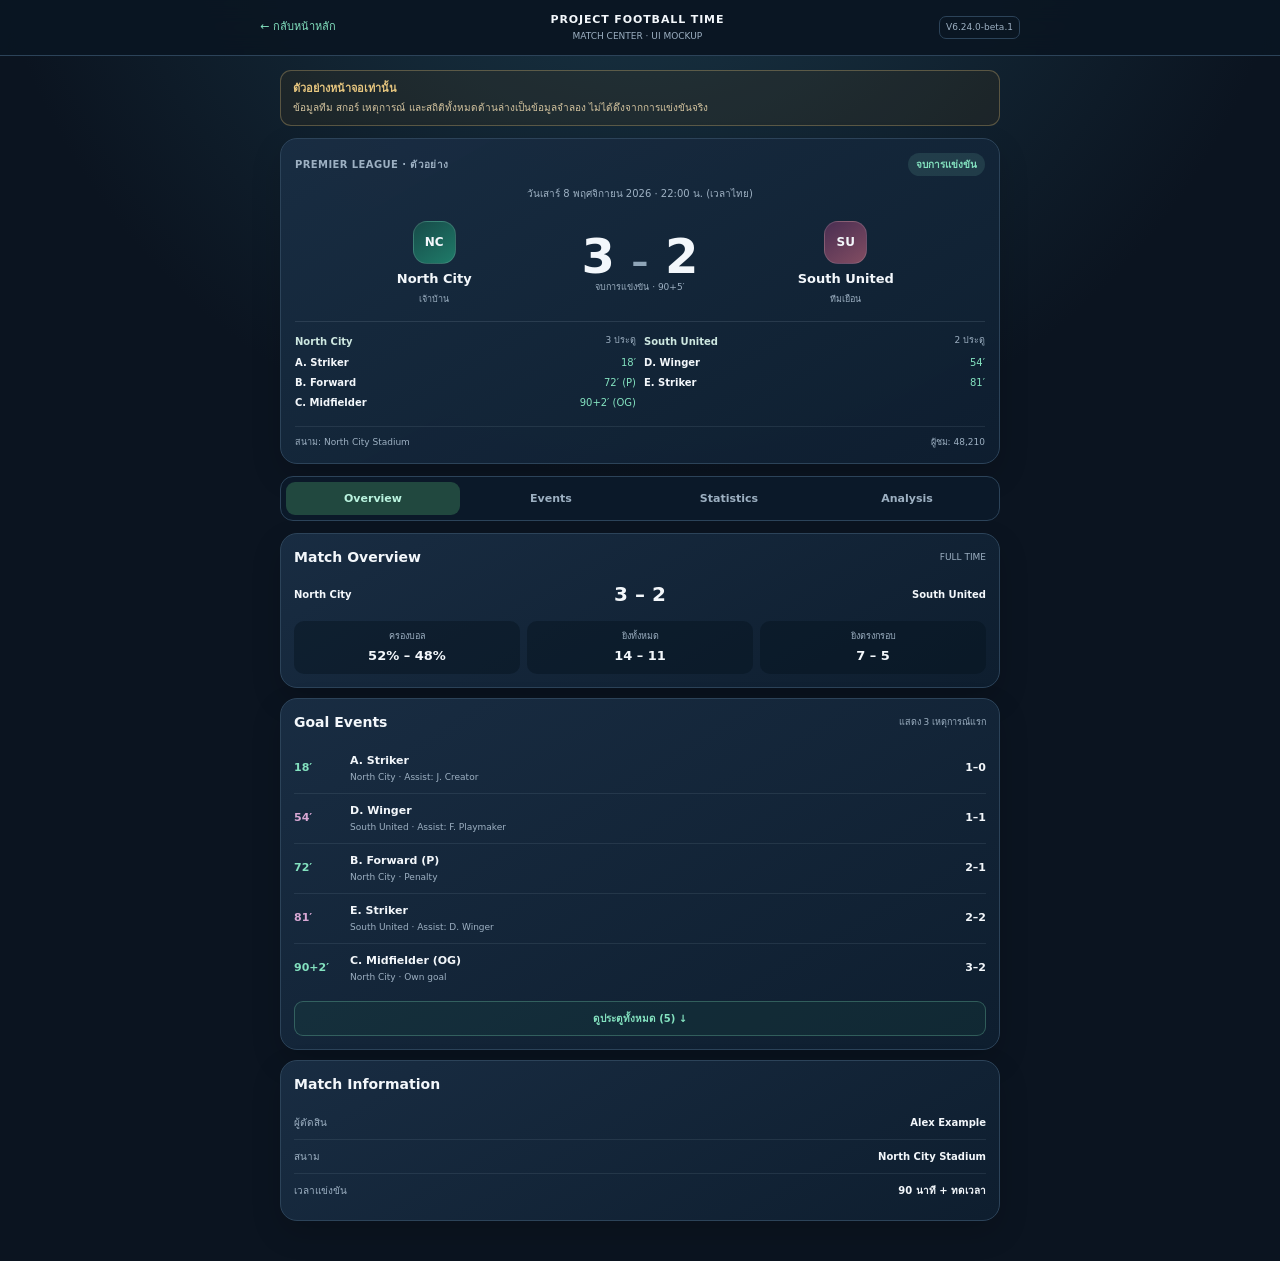
<file: match-center-mockup.html>
<!doctype html>
<html lang="th">
<head>
<meta charset="utf-8">
<meta name="viewport" content="width=device-width, initial-scale=1, viewport-fit=cover">
<meta name="theme-color" content="#0b1420">
<meta name="application-version" content="6.24.0-beta.1">
<title>Match Center Mockup · Project Football Time V6.24.0-beta.1</title>
<link rel="stylesheet" href="./css/match-center-mockup.css?v=1">
</head>
<body class="mc-mockup-page">
<header class="mm-header">
  <a class="mm-back" href="./index.html">← กลับหน้าหลัก</a>
  <div><b>PROJECT FOOTBALL TIME</b><span>MATCH CENTER · UI MOCKUP</span></div>
  <span class="mm-version">V6.24.0-beta.1</span>
</header>
<main class="mm-main">
  <div class="mm-demo-banner"><b>ตัวอย่างหน้าจอเท่านั้น</b><span>ข้อมูลทีม สกอร์ เหตุการณ์ และสถิติทั้งหมดด้านล่างเป็นข้อมูลจำลอง ไม่ได้ดึงจากการแข่งขันจริง</span></div>
  <section class="mm-match-summary" aria-label="สรุปการแข่งขัน">
    <div class="mm-match-meta"><span>PREMIER LEAGUE · ตัวอย่าง</span><span class="mm-status">จบการแข่งขัน</span></div>
    <div class="mm-kickoff">วันเสาร์ 8 พฤศจิกายน 2026 · 22:00 น. (เวลาไทย)</div>
    <div class="mm-scoreboard">
      <div class="mm-team"><div class="mm-crest mm-home-crest">NC</div><b>North City</b><small>เจ้าบ้าน</small></div>
      <div class="mm-score"><strong>3 <i>–</i> 2</strong><small>จบการแข่งขัน · 90+5′</small></div>
      <div class="mm-team"><div class="mm-crest mm-away-crest">SU</div><b>South United</b><small>ทีมเยือน</small></div>
    </div>
    <div class="mm-scorers" aria-label="ผู้ทำประตูแยกตามทีม">
      <section><h3>North City <span>3 ประตู</span></h3>
        <p><b>A. Striker</b><time>18′</time></p>
        <p><b>B. Forward</b><time>72′ (P)</time></p>
        <p><b>C. Midfielder</b><time>90+2′ (OG)</time></p>
      </section>
      <section><h3>South United <span>2 ประตู</span></h3>
        <p><b>D. Winger</b><time>54′</time></p>
        <p><b>E. Striker</b><time>81′</time></p>
      </section>
    </div>
    <div class="mm-summary-foot"><span>สนาม: North City Stadium</span><span>ผู้ชม: 48,210</span></div>
  </section>

  <nav class="mm-tabs" role="tablist" aria-label="รายละเอียดการแข่งขัน">
    <button type="button" class="active" id="tab-overview" role="tab" aria-selected="true" aria-controls="panel-overview" data-tab="overview">Overview</button>
    <button type="button" id="tab-events" role="tab" aria-selected="false" aria-controls="panel-events" data-tab="events">Events</button>
    <button type="button" id="tab-statistics" role="tab" aria-selected="false" aria-controls="panel-statistics" data-tab="statistics">Statistics</button>
    <button type="button" id="tab-analysis" role="tab" aria-selected="false" aria-controls="panel-analysis" data-tab="analysis">Analysis</button>
  </nav>

  <section class="mm-panel active" id="panel-overview" role="tabpanel" aria-labelledby="tab-overview">
    <article class="mm-card">
      <div class="mm-section-head"><h2>Match Overview</h2><span>FULL TIME</span></div>
      <div class="mm-mini-score"><b>North City</b><strong>3 – 2</strong><b>South United</b></div>
      <div class="mm-facts"><div><small>ครองบอล</small><b>52% – 48%</b></div><div><small>ยิงทั้งหมด</small><b>14 – 11</b></div><div><small>ยิงตรงกรอบ</small><b>7 – 5</b></div></div>
    </article>
    <article class="mm-card">
      <div class="mm-section-head"><h2>Goal Events</h2><span>แสดง 3 เหตุการณ์แรก</span></div>
      <div id="overview-goals" class="mm-goal-list">
        <div class="mm-goal"><time>18′</time><div><b>A. Striker</b><small>North City · Assist: J. Creator</small></div><strong>1–0</strong></div>
        <div class="mm-goal away"><time>54′</time><div><b>D. Winger</b><small>South United · Assist: F. Playmaker</small></div><strong>1–1</strong></div>
        <div class="mm-goal"><time>72′</time><div><b>B. Forward (P)</b><small>North City · Penalty</small></div><strong>2–1</strong></div>
        <div class="mm-goal away mm-extra-goal" hidden><time>81′</time><div><b>E. Striker</b><small>South United · Assist: D. Winger</small></div><strong>2–2</strong></div>
        <div class="mm-goal mm-extra-goal" hidden><time>90+2′</time><div><b>C. Midfielder (OG)</b><small>North City · Own goal</small></div><strong>3–2</strong></div>
      </div>
      <button type="button" class="mm-view-all" id="view-all-goals" aria-expanded="false">ดูประตูทั้งหมด (5) ↓</button>
    </article>
    <article class="mm-card">
      <div class="mm-section-head"><h2>Match Information</h2></div>
      <div class="mm-info-row"><span>ผู้ตัดสิน</span><b>Alex Example</b></div>
      <div class="mm-info-row"><span>สนาม</span><b>North City Stadium</b></div>
      <div class="mm-info-row"><span>เวลาแข่งขัน</span><b>90 นาที + ทดเวลา</b></div>
    </article>
  </section>

  <section class="mm-panel" id="panel-events" role="tabpanel" aria-labelledby="tab-events" hidden>
    <article class="mm-card"><div class="mm-section-head"><h2>Match Timeline</h2><span>เหตุการณ์ทั้งหมด</span></div>
      <div class="mm-timeline">
        <div class="mm-event goal"><time>18′</time><span>⚽</span><div><b>A. Striker · Goal</b><small>North City · Assist J. Creator</small></div><strong>1–0</strong></div>
        <div class="mm-event"><time>33′</time><span>🟨</span><div><b>G. Defender · Yellow Card</b><small>South United</small></div></div>
        <div class="mm-event goal away"><time>54′</time><span>⚽</span><div><b>D. Winger · Goal</b><small>South United · Assist F. Playmaker</small></div><strong>1–1</strong></div>
        <div class="mm-event goal"><time>72′</time><span>⚽</span><div><b>B. Forward · Penalty (P)</b><small>North City</small></div><strong>2–1</strong></div>
        <div class="mm-event"><time>76′</time><span>🔁</span><div><b>เปลี่ยนตัว</b><small>North City · H. Runner เข้าแทน J. Creator</small></div></div>
        <div class="mm-event goal away"><time>81′</time><span>⚽</span><div><b>E. Striker · Goal</b><small>South United · Assist D. Winger</small></div><strong>2–2</strong></div>
        <div class="mm-event goal"><time>90+2′</time><span>⚽</span><div><b>C. Midfielder · Own Goal (OG)</b><small>North City</small></div><strong>3–2</strong></div>
        <div class="mm-event"><time>90+5′</time><span>⏱</span><div><b>จบการแข่งขัน</b><small>Full Time</small></div></div>
      </div>
    </article>
  </section>

  <section class="mm-panel" id="panel-statistics" role="tabpanel" aria-labelledby="tab-statistics" hidden>
    <article class="mm-card"><div class="mm-section-head"><h2>Match Statistics</h2><span>ตัวอย่างข้อมูล</span></div>
      <div class="mm-stat-head"><b>North City</b><b>South United</b></div>
      <div class="mm-stat-row"><div><b>52%</b><span>ครองบอล</span><b>48%</b></div><div class="mm-bar"><i style="width:52%"></i></div></div>
      <div class="mm-stat-row"><div><b>14</b><span>ยิงทั้งหมด</span><b>11</b></div><div class="mm-bar"><i style="width:56%"></i></div></div>
      <div class="mm-stat-row"><div><b>7</b><span>ยิงตรงกรอบ</span><b>5</b></div><div class="mm-bar"><i style="width:58%"></i></div></div>
      <div class="mm-stat-row"><div><b>6</b><span>เตะมุม</span><b>4</b></div><div class="mm-bar"><i style="width:60%"></i></div></div>
      <div class="mm-stat-row"><div><b>10</b><span>ฟาวล์</span><b>13</b></div><div class="mm-bar"><i style="width:43%"></i></div></div>
      <div class="mm-stat-row"><div><b>2</b><span>ใบเหลือง</span><b>3</b></div><div class="mm-bar"><i style="width:40%"></i></div></div>
      <p class="mm-muted">ค่าทั้งหมดเป็นข้อมูลจำลองสำหรับตรวจสอบการจัดวาง ไม่ใช่สถิติจากผู้ให้บริการ</p>
    </article>
  </section>

  <section class="mm-panel" id="panel-analysis" role="tabpanel" aria-labelledby="tab-analysis" hidden>
    <article class="mm-card"><div class="mm-section-head"><h2>Pre-match Probability</h2><span>จำลอง</span></div>
      <div class="mm-prob-grid"><div><small>เจ้าบ้านชนะ</small><b>48%</b><span>กลาง</span></div><div><small>เสมอ</small><b>27%</b><span>ต่ำ</span></div><div><small>ทีมเยือนชนะ</small><b>25%</b><span>ต่ำ</span></div></div>
      <div class="mm-info-row"><span>Asian Handicap</span><b>North City -0.25 · 54%</b></div>
      <div class="mm-info-row"><span>Over 2.5 Goals</span><b>61% · กลาง</b></div>
    </article>
    <article class="mm-card"><div class="mm-section-head"><h2>Analysis Insight</h2><span>เหตุผลประกอบ</span></div>
      <p class="mm-insight">ตัวอย่าง: North City มีความได้เปรียบจากผลงานในบ้านและค่าเฉลี่ยการสร้างโอกาสที่สูงกว่า ขณะที่ South United มีเกมสวนกลับที่อันตราย ความน่าจะเป็นจึงเอนมาทางเจ้าบ้านเล็กน้อย แต่ยังมีความไม่แน่นอนจากขนาดตัวอย่างและข้อมูลผู้เล่นที่จำลองขึ้น</p>
      <p class="mm-muted">ส่วนนี้เป็นตัวอย่างรูปแบบการนำเสนอเท่านั้น ไม่ใช่คำทำนายของการแข่งขันจริง</p>
    </article>
  </section>
</main>
<script src="./js/match-center-mockup.js"></script>
</body>
</html>
</file>
<file: css/match-center-mockup.css>
:root{color-scheme:dark;--mm-bg:#0b1420;--mm-panel:#142438;--mm-panel2:#192d43;--mm-line:#2c4359;--mm-text:#f3f7fb;--mm-muted:#9db0c2;--mm-green:#83e1bf;--mm-gold:#e8c77f}
*{box-sizing:border-box}body{margin:0;background:radial-gradient(circle at 50% -15%,#1b3a4b 0,transparent 42%),var(--mm-bg);color:var(--mm-text);font:14px/1.5 system-ui,-apple-system,"Noto Sans Thai",sans-serif}
.mm-header{position:sticky;top:0;z-index:5;display:flex;align-items:center;justify-content:space-between;gap:10px;padding:12px max(14px,calc((100vw - 760px)/2));background:rgba(10,22,34,.94);border-bottom:1px solid var(--mm-line);backdrop-filter:blur(12px)}
.mm-header>div{display:grid;gap:1px;text-align:center}.mm-header>div b{font-size:11px;letter-spacing:.08em}.mm-header>div span,.mm-version{font-size:9px;color:var(--mm-muted)}.mm-back{font-size:11px;color:var(--mm-green);text-decoration:none;white-space:nowrap}.mm-version{white-space:nowrap;border:1px solid var(--mm-line);border-radius:7px;padding:4px 6px}
.mm-main{width:min(100% - 24px,720px);margin:14px auto 40px}.mm-demo-banner{display:grid;gap:2px;margin-bottom:12px;padding:10px 12px;border:1px solid rgba(232,199,127,.3);border-radius:11px;background:rgba(82,63,29,.2);color:var(--mm-gold);font-size:11px}.mm-demo-banner span{color:#d4c49f;font-size:10px}
.mm-match-summary,.mm-card{border:1px solid var(--mm-line);border-radius:17px;background:linear-gradient(150deg,rgba(25,45,67,.97),rgba(14,30,47,.98));box-shadow:0 12px 30px rgba(0,0,0,.16)}
.mm-match-summary{padding:14px}.mm-match-meta,.mm-section-head,.mm-summary-foot{display:flex;justify-content:space-between;align-items:center;gap:8px}.mm-match-meta{font-size:10px;color:var(--mm-muted);font-weight:700;letter-spacing:.04em}.mm-status{padding:4px 8px;border-radius:20px;background:rgba(131,225,191,.13);color:var(--mm-green);letter-spacing:0}.mm-kickoff{text-align:center;color:var(--mm-muted);font-size:10px;margin:10px 0}
.mm-scoreboard{display:grid;grid-template-columns:minmax(0,1fr) auto minmax(0,1fr);align-items:center;gap:8px;padding:10px 0 14px}.mm-team{display:grid;justify-items:center;gap:5px;text-align:center;min-width:0}.mm-team>b{font-size:13px;overflow-wrap:anywhere}.mm-team>small,.mm-score>small{font-size:9px;color:var(--mm-muted)}.mm-crest{width:43px;height:43px;display:grid;place-items:center;border-radius:14px;font-size:12px;font-weight:850;border:1px solid rgba(255,255,255,.13)}.mm-home-crest{background:linear-gradient(145deg,#174b49,#1f7b69)}.mm-away-crest{background:linear-gradient(145deg,#4a2e52,#824d62)}.mm-score{text-align:center;display:grid;gap:1px}.mm-score strong{font-size:clamp(34px,9vw,48px);line-height:1;font-weight:850;font-variant-numeric:tabular-nums;white-space:nowrap}.mm-score strong i{font-style:normal;color:#8fa5b8;font-size:.7em}.mm-score>small{white-space:nowrap}
.mm-scorers{display:grid;grid-template-columns:1fr 1fr;gap:8px;border-top:1px solid rgba(157,176,194,.16);padding-top:12px}.mm-scorers section{min-width:0}.mm-scorers h3{display:flex;justify-content:space-between;gap:4px;margin:0 0 6px;font-size:10px;color:#cde7e0}.mm-scorers h3 span{font-size:9px;color:var(--mm-muted);font-weight:500}.mm-scorers p{display:flex;justify-content:space-between;gap:5px;margin:5px 0;font-size:10px}.mm-scorers time{color:var(--mm-green);font-variant-numeric:tabular-nums;white-space:nowrap}.mm-summary-foot{margin-top:11px;padding-top:9px;border-top:1px solid rgba(157,176,194,.12);font-size:9px;color:var(--mm-muted)}
.mm-tabs{position:sticky;top:58px;z-index:4;display:grid;grid-template-columns:repeat(4,1fr);gap:4px;margin:12px 0;padding:5px;border:1px solid var(--mm-line);border-radius:13px;background:rgba(12,27,42,.96);backdrop-filter:blur(12px)}.mm-tabs button{min-width:0;padding:10px 4px;border:0;border-radius:9px;background:transparent;color:var(--mm-muted);font:700 11px system-ui;cursor:pointer}.mm-tabs button.active{background:#21483f;color:#baf3df}.mm-panel{display:none;gap:10px}.mm-panel.active{display:grid}.mm-card{padding:13px}.mm-section-head{margin-bottom:11px}.mm-section-head h2{margin:0;font-size:14px}.mm-section-head>span{font-size:9px;color:var(--mm-muted)}
.mm-mini-score{display:grid;grid-template-columns:1fr auto 1fr;align-items:center;gap:6px;font-size:10px}.mm-mini-score strong{font-size:20px;white-space:nowrap}.mm-mini-score b:last-child{text-align:right}.mm-facts{display:grid;grid-template-columns:repeat(3,1fr);gap:7px;margin-top:12px}.mm-facts>div{display:grid;gap:2px;padding:9px 5px;border-radius:10px;background:rgba(6,18,30,.45);text-align:center}.mm-facts small{font-size:9px;color:var(--mm-muted)}.mm-facts b{font-size:13px}
.mm-goal-list{display:grid}.mm-goal{display:grid;grid-template-columns:48px minmax(0,1fr) auto;align-items:center;gap:8px;padding:9px 0;border-bottom:1px solid rgba(157,176,194,.12)}.mm-goal:last-child{border-bottom:0}.mm-goal>time{color:var(--mm-green);font-weight:800;font-size:11px;font-variant-numeric:tabular-nums}.mm-goal>div{display:grid;gap:1px;min-width:0}.mm-goal>div b{font-size:11px}.mm-goal>div small{font-size:9px;color:var(--mm-muted)}.mm-goal>strong{font-size:11px}.mm-goal.away>time{color:#d8a8d4}.mm-view-all{width:100%;margin-top:8px;padding:9px;border:1px solid rgba(131,225,191,.28);border-radius:9px;background:rgba(31,92,76,.18);color:var(--mm-green);font:700 10px system-ui;cursor:pointer}
.mm-info-row{display:flex;justify-content:space-between;gap:12px;padding:9px 0;border-bottom:1px solid rgba(157,176,194,.12);font-size:10px}.mm-info-row:last-child{border-bottom:0}.mm-info-row span{color:var(--mm-muted)}.mm-info-row b{text-align:right}
.mm-timeline{display:grid}.mm-event{display:grid;grid-template-columns:49px 22px minmax(0,1fr) auto;align-items:center;gap:8px;padding:10px 0;border-bottom:1px solid rgba(157,176,194,.12)}.mm-event:last-child{border:0}.mm-event>time{font-size:10px;color:var(--mm-muted);font-variant-numeric:tabular-nums}.mm-event>span{font-size:14px}.mm-event>div{display:grid;gap:1px;min-width:0}.mm-event>div b{font-size:10px}.mm-event>div small{font-size:9px;color:var(--mm-muted)}.mm-event>strong{font-size:10px}.mm-event.goal>time{color:var(--mm-green)}.mm-event.away>time{color:#d8a8d4}
.mm-stat-head,.mm-stat-row>div{display:grid;grid-template-columns:1fr auto 1fr;align-items:center;gap:8px}.mm-stat-head{font-size:10px;margin-bottom:12px}.mm-stat-head b:last-child,.mm-stat-row>div b:last-child{text-align:right}.mm-stat-row{margin:12px 0}.mm-stat-row>div{font-size:11px}.mm-stat-row>div span{font-size:9px;color:var(--mm-muted);text-align:center}.mm-bar{height:6px;margin-top:7px;border-radius:9px;background:#7d526c;overflow:hidden}.mm-bar i{display:block;height:100%;border-radius:9px;background:linear-gradient(90deg,#4cc39c,#89e2be)}
.mm-muted{font-size:9px;line-height:1.6;color:var(--mm-muted);margin:12px 0 0}.mm-prob-grid{display:grid;grid-template-columns:repeat(3,1fr);gap:7px}.mm-prob-grid>div{display:grid;gap:3px;padding:10px 5px;border:1px solid rgba(157,176,194,.13);border-radius:10px;text-align:center;background:rgba(6,18,30,.35)}.mm-prob-grid small{font-size:9px;color:var(--mm-muted)}.mm-prob-grid b{font-size:22px}.mm-prob-grid span{font-size:9px;color:var(--mm-green)}.mm-insight{margin:0;padding:11px;border-left:3px solid var(--mm-green);border-radius:5px;background:rgba(6,18,30,.42);font-size:11px;line-height:1.8}
@media(max-width:390px){.mm-main{width:calc(100% - 16px);margin-top:9px}.mm-match-summary,.mm-card{padding:11px}.mm-scorers{gap:6px}.mm-scorers h3{font-size:9px}.mm-scorers p{font-size:9px}.mm-summary-foot{font-size:8px}.mm-event{grid-template-columns:43px 18px minmax(0,1fr) auto;gap:5px}.mm-tabs button{font-size:10px;padding:9px 2px}.mm-facts{gap:4px}.mm-facts b{font-size:12px}}
@media(prefers-reduced-motion:no-preference){.mm-panel.active{animation:mmFade .16s ease-out}@keyframes mmFade{from{opacity:.55;transform:translateY(3px)}to{opacity:1;transform:none}}}
</file>
